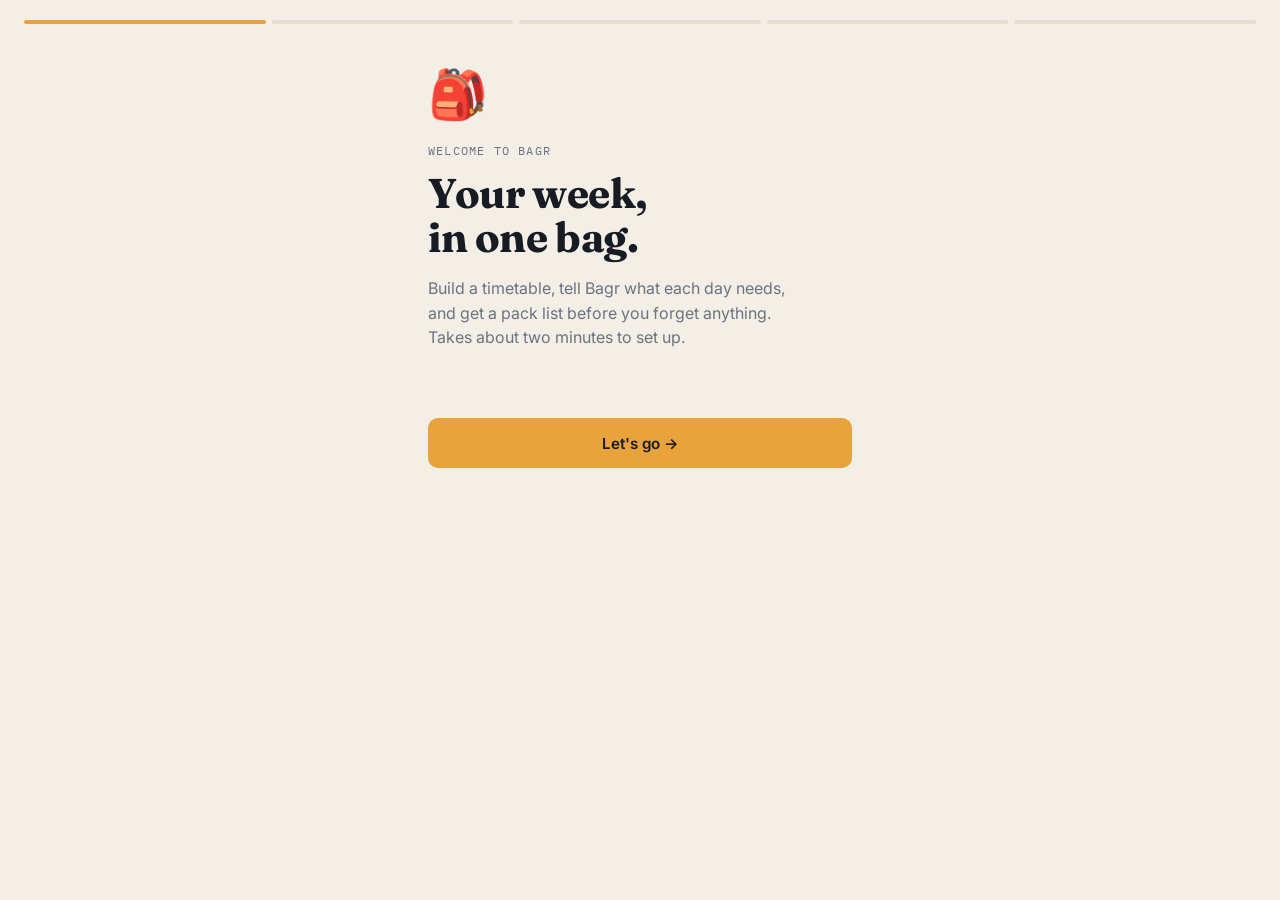
<file: onboarding.html>
<!DOCTYPE html>
<html lang="en">
<head>
<meta charset="UTF-8">
<meta name="viewport" content="width=device-width, initial-scale=1.0, viewport-fit=cover">
<title>Get started — Bagr</title>
<link rel="apple-touch-icon" href="logo-180.png">
<link rel="icon" href="logo-32.png">
<link rel="manifest" href="manifest.json">
<meta name="apple-mobile-web-app-capable" content="yes">
<meta name="apple-mobile-web-app-status-bar-style" content="black-translucent">
<meta name="apple-mobile-web-app-title" content="Bagr">
<link rel="apple-touch-startup-image" href="splash/apple-splash-640x1136.png" media="(device-width: 320px) and (device-height: 568px) and (-webkit-device-pixel-ratio: 2) and (orientation: portrait)">
<link rel="apple-touch-startup-image" href="splash/apple-splash-750x1334.png" media="(device-width: 375px) and (device-height: 667px) and (-webkit-device-pixel-ratio: 2) and (orientation: portrait)">
<link rel="apple-touch-startup-image" href="splash/apple-splash-1242x2208.png" media="(device-width: 414px) and (device-height: 736px) and (-webkit-device-pixel-ratio: 3) and (orientation: portrait)">
<link rel="apple-touch-startup-image" href="splash/apple-splash-1125x2436.png" media="(device-width: 375px) and (device-height: 812px) and (-webkit-device-pixel-ratio: 3) and (orientation: portrait)">
<link rel="apple-touch-startup-image" href="splash/apple-splash-828x1792.png" media="(device-width: 414px) and (device-height: 896px) and (-webkit-device-pixel-ratio: 2) and (orientation: portrait)">
<link rel="apple-touch-startup-image" href="splash/apple-splash-1242x2688.png" media="(device-width: 414px) and (device-height: 896px) and (-webkit-device-pixel-ratio: 3) and (orientation: portrait)">
<link rel="apple-touch-startup-image" href="splash/apple-splash-1170x2532.png" media="(device-width: 390px) and (device-height: 844px) and (-webkit-device-pixel-ratio: 3) and (orientation: portrait)">
<link rel="apple-touch-startup-image" href="splash/apple-splash-1284x2778.png" media="(device-width: 428px) and (device-height: 926px) and (-webkit-device-pixel-ratio: 3) and (orientation: portrait)">
<link rel="apple-touch-startup-image" href="splash/apple-splash-1179x2556.png" media="(device-width: 393px) and (device-height: 852px) and (-webkit-device-pixel-ratio: 3) and (orientation: portrait)">
<link rel="apple-touch-startup-image" href="splash/apple-splash-1290x2796.png" media="(device-width: 430px) and (device-height: 932px) and (-webkit-device-pixel-ratio: 3) and (orientation: portrait)">
<link rel="apple-touch-startup-image" href="splash/apple-splash-1206x2622.png" media="(device-width: 402px) and (device-height: 874px) and (-webkit-device-pixel-ratio: 3) and (orientation: portrait)">
<link rel="apple-touch-startup-image" href="splash/apple-splash-1320x2868.png" media="(device-width: 440px) and (device-height: 956px) and (-webkit-device-pixel-ratio: 3) and (orientation: portrait)">
<meta name="theme-color" content="#171B24">
<link rel="stylesheet" href="shared.css?v=4">
<style>
  body { min-height: 100vh; display: flex; flex-direction: column; }
  .progress { display: flex; gap: 6px; padding: 1.25rem 1.5rem 0; }
  .dot { height: 4px; flex: 1; border-radius: 2px; background: var(--paper-dim); }
  .dot.done, .dot.active { background: var(--amber); }
  .ob-content { flex: 1; padding: 2.5rem 1.75rem 1rem; max-width: 480px; margin: 0 auto; width: 100%; }
  .ob-icon { font-size: 3rem; margin-bottom: 1.25rem; }
  .eyebrow { font-family: var(--mono); font-size: 0.75rem; text-transform: uppercase; letter-spacing: 0.1em; color: var(--slate); margin-bottom: 0.9rem; }
  .ob-content h1 { font-size: clamp(2rem, 7vw, 2.6rem); line-height: 1.05; margin-bottom: 1rem; }
  .ob-sub { color: var(--slate); font-size: 1rem; line-height: 1.55; margin-bottom: 1.75rem; max-width: 38ch; }
  .step { display: none; }
  .step.active { display: block; }

  .week-choice { display: flex; gap: 0.75rem; margin-bottom: 0.5rem; }
  .week-choice button {
    flex: 1; padding: 0.9rem; border: 2px solid var(--ink); border-radius: var(--radius);
    background: white; font-weight: 700; font-family: var(--body); cursor: pointer;
  }
  .week-choice button.selected { background: var(--amber); }

  .chip-row { display: flex; flex-wrap: wrap; gap: 0.6rem; margin: 1rem 0; min-height: 2rem; }
  .chip {
    display: inline-flex; align-items: center; gap: 0.4rem;
    border: 2px solid var(--ink); border-radius: 999px; padding: 0.4rem 0.5rem 0.4rem 0.75rem;
    font-weight: 600; font-size: 0.85rem; background: white;
  }
  .chip button { background: none; border: none; color: var(--slate); cursor: pointer; font-size: 0.9rem; padding: 0; }
  .add-row { display: flex; gap: 0.6rem; }
  .add-row input {
    flex: 1; padding: 0.7rem 1rem; border: 2px dashed var(--slate); border-radius: 999px;
    font-family: var(--body); font-size: 0.9rem; background: transparent;
  }
  .add-row input:focus { outline: none; border-color: var(--ink); border-style: solid; }
  .add-row button { padding: 0.7rem 1.1rem; border: 2px solid var(--ink); border-radius: 999px; background: var(--ink); color: var(--paper); font-weight: 600; cursor: pointer; }

  .ob-footer { padding: 1.5rem 1.75rem 3rem; max-width: 480px; margin: 0 auto; width: 100%; }
  .ob-footer .btn { width: 100%; justify-content: center; margin-bottom: 0.75rem; }
  .ob-skip { display: block; text-align: center; font-family: var(--mono); font-size: 0.75rem; text-transform: uppercase; letter-spacing: 0.05em; color: var(--slate); background: none; border: none; cursor: pointer; width: 100%; }
</style>
</head>
<body>

<div class="progress" id="progress"></div>

<!-- Step 1: Welcome -->
<div class="step active" data-step="1">
  <div class="ob-content">
    <div class="ob-icon">🎒</div>
    <div class="eyebrow">Welcome to Bagr</div>
    <h1>Your week,<br>in one bag.</h1>
    <p class="ob-sub">Build a timetable, tell Bagr what each day needs, and get a pack list before you forget anything. Takes about two minutes to set up.</p>
  </div>
  <div class="ob-footer">
    <button class="btn amber" onclick="goTo(2)">Let's go →</button>
  </div>
</div>

<!-- Step 2: A/B weeks -->
<div class="step" data-step="2">
  <div class="ob-content">
    <div class="eyebrow">Step 2 of 5</div>
    <h1>Rotating<br>timetable?</h1>
    <p class="ob-sub">Some schools alternate between two weeks — Week A and Week B. Does yours?</p>
    <div id="week-picker" style="display:none;">
      <p class="label" style="margin-bottom:0.6rem;">This week is currently...</p>
      <div class="week-choice">
        <button id="week-a-btn" onclick="pickWeek('A')">Week A</button>
        <button id="week-b-btn" onclick="pickWeek('B')">Week B</button>
      </div>
    </div>
  </div>
  <div class="ob-footer">
    <button class="btn amber" id="ab-continue-btn" onclick="confirmAbWeeks()" style="display:none;">Save & continue →</button>
    <button class="btn" onclick="showWeekPicker()">Yes, we alternate</button>
    <button class="btn outline" onclick="draft.hasAbWeeks=false; goTo(3)">No, just one timetable</button>
  </div>
</div>

<!-- Step 3: Bags -->
<div class="step" data-step="3">
  <div class="ob-content">
    <div class="eyebrow">Step 3 of 5 · optional</div>
    <h1>Got more<br>than one bag?</h1>
    <p class="ob-sub">School bag, gym kit, work bag — if you juggle a few, Bagr can keep them separate. Add one now, or skip and do it later.</p>
    <div class="add-row">
      <input id="bag-input" placeholder="e.g. Gym bag" maxlength="30">
      <button onclick="addBagDraft()">Add</button>
    </div>
    <div class="chip-row" id="bag-chips"></div>
  </div>
  <div class="ob-footer">
    <button class="btn amber" onclick="goTo(4)">Continue →</button>
    <button class="ob-skip" onclick="goTo(4)">Skip for now</button>
  </div>
</div>

<!-- Step 4: Items -->
<div class="step" data-step="4">
  <div class="ob-content">
    <div class="eyebrow">Step 4 of 5 · optional</div>
    <h1>Add a few<br>things you carry</h1>
    <p class="ob-sub">Calculator, textbook, trainers — whatever you're always shuffling between home and your bag. Add more anytime.</p>
    <div class="add-row">
      <input id="item-input" placeholder="e.g. Gym shoes">
      <button onclick="addItemDraft()">Add</button>
    </div>
    <div class="chip-row" id="item-chips"></div>
  </div>
  <div class="ob-footer">
    <button class="btn amber" onclick="goTo(5)">Continue →</button>
    <button class="ob-skip" onclick="goTo(5)">Skip for now</button>
  </div>
</div>

<!-- Step 5: Hand-off to sign up -->
<div class="step" data-step="5">
  <div class="ob-content">
    <div class="ob-icon">📅</div>
    <div class="eyebrow">Last step</div>
    <h1>Save your<br>setup</h1>
    <p class="ob-sub">Create an account and everything you just set up will be waiting for you — plus you'll be ready to build out the rest of your timetable.</p>
  </div>
  <div class="ob-footer">
    <button class="btn amber" onclick="finishOnboarding()">Continue to Sign Up →</button>
  </div>
</div>

<script>
  let currentStep = 1;
  const draft = { hasAbWeeks: null, abWeekLetter: null, bagNames: [], itemNames: [] };

  function renderProgress() {
    const p = document.getElementById('progress');
    p.innerHTML = [1,2,3,4,5].map(n =>
      `<div class="dot ${n < currentStep ? 'done' : n === currentStep ? 'active' : ''}"></div>`
    ).join('');
  }

  function goTo(step) {
    document.querySelectorAll('.step').forEach(s => s.classList.remove('active'));
    document.querySelector(`.step[data-step="${step}"]`).classList.add('active');
    currentStep = step;
    renderProgress();
  }

  function showWeekPicker() {
    document.getElementById('week-picker').style.display = 'block';
    document.getElementById('ab-continue-btn').style.display = 'flex';
  }
  function pickWeek(letter) {
    draft.abWeekLetter = letter;
    document.getElementById('week-a-btn').classList.toggle('selected', letter === 'A');
    document.getElementById('week-b-btn').classList.toggle('selected', letter === 'B');
  }
  function confirmAbWeeks() {
    if (!draft.abWeekLetter) { pickWeek('A'); }
    draft.hasAbWeeks = true;
    goTo(3);
  }

  function addBagDraft() {
    const input = document.getElementById('bag-input');
    const name = input.value.trim();
    if (!name) return;
    draft.bagNames.push(name);
    input.value = '';
    renderBagChips();
  }
  function renderBagChips() {
    document.getElementById('bag-chips').innerHTML = draft.bagNames.map((name, i) => `
      <span class="chip">${name} <button onclick="removeBagDraft(${i})">&times;</button></span>
    `).join('');
  }
  function removeBagDraft(i) {
    draft.bagNames.splice(i, 1);
    renderBagChips();
  }

  function addItemDraft() {
    const input = document.getElementById('item-input');
    const name = input.value.trim();
    if (!name) return;
    draft.itemNames.push(name);
    input.value = '';
    renderItemChips();
  }
  function renderItemChips() {
    document.getElementById('item-chips').innerHTML = draft.itemNames.map((name, i) => `
      <span class="chip">${name} <button onclick="removeItemDraft(${i})">&times;</button></span>
    `).join('');
  }
  function removeItemDraft(i) {
    draft.itemNames.splice(i, 1);
    renderItemChips();
  }

  function finishOnboarding() {
    sessionStorage.setItem('bagr_onboarding_draft', JSON.stringify(draft));
    window.location.href = 'login.html?mode=signup';
  }

  renderProgress();
</script>

</body>
</html>
</file>
<file: shared.css>
/* ===== Bagr — design tokens ===== */
@import url('https://fonts.googleapis.com/css2?family=Fraunces:wght@600;700;900&family=IBM+Plex+Mono:wght@400;500;600&family=Inter:wght@400;500;600;700&display=swap');

:root {
  --ink: #171B24;
  --ink-soft: #212633;
  --paper: #F3EFE6;
  --paper-dim: #E5E0D2;
  --amber: #E8A33C;
  --stamp: #C1462F;
  --slate: #6B7280;
  --line: rgba(23,27,36,0.14);
  --line-on-ink: rgba(243,239,230,0.16);

  --display: 'Fraunces', Georgia, serif;
  --mono: 'IBM Plex Mono', ui-monospace, monospace;
  --body: 'Inter', system-ui, sans-serif;

  --radius: 10px;
}

* { box-sizing: border-box; }
html { scroll-behavior: smooth; }
body {
  margin: 0;
  background: var(--paper);
  color: var(--ink);
  font-family: var(--body);
  -webkit-font-smoothing: antialiased;
}

h1, h2, h3 { font-family: var(--display); font-weight: 700; letter-spacing: -0.01em; margin: 0; }
.eyebrow, .manifest, .tag-mono { font-family: var(--mono); }

a { color: inherit; }
button { font-family: var(--body); cursor: pointer; }

/* Perforated divider — ticket-stub motif */
.perf {
  border: none;
  border-top: 2px dashed var(--slate);
  opacity: 0.4;
  margin: 0;
}
.perf-ink { border-top-color: var(--paper-dim); opacity: 0.35; }

/* Diagonal hazard-stripe accent, used sparingly */
.stripe {
  background: repeating-linear-gradient(
    -45deg, var(--amber), var(--amber) 10px, var(--ink) 10px, var(--ink) 20px
  );
  height: 6px;
}

/* Buttons */
.btn {
  display: inline-flex;
  align-items: center;
  gap: 0.5rem;
  padding: 0.85rem 1.5rem;
  border-radius: var(--radius);
  border: 2px solid var(--ink);
  background: var(--ink);
  color: var(--paper);
  font-weight: 600;
  font-size: 0.95rem;
  text-decoration: none;
  transition: transform 0.12s ease, background 0.12s ease;
}
.btn:hover { transform: translateY(-2px); }
.btn.outline { background: transparent; color: var(--ink); }
.btn.amber { background: var(--amber); border-color: var(--amber); color: var(--ink); }

/* Focus visibility */
:focus-visible { outline: 3px solid var(--amber); outline-offset: 2px; }

@media (prefers-reduced-motion: reduce) {
  * { animation: none !important; transition: none !important; }
}

/* App shell (used by timetable/items/today) */
.app-shell { min-height: 100vh; display: flex; flex-direction: column; }
.app-nav {
  display: grid; grid-template-columns: 44px 1fr 44px;
  align-items: center;
  padding: calc(1.1rem + env(safe-area-inset-top)) 1.25rem 1.1rem;
  border-bottom: 2px solid var(--ink);
  background: var(--paper);
  position: sticky; top: 0; z-index: 5;
}
.app-nav .logo-mark {
  font-family: var(--display); font-weight: 700; font-size: 1.4rem;
  text-align: center; text-decoration: none; color: var(--ink);
}
.app-nav .logo-mark .dot { color: var(--amber); }
.hamburger {
  background: none; border: none; padding: 0.4rem;
  display: flex; flex-direction: column; gap: 4px; cursor: pointer;
}
.hamburger span { width: 20px; height: 2px; background: var(--ink); display: block; }

.drawer-overlay {
  position: fixed; inset: 0; background: rgba(23,27,36,0.35);
  opacity: 0; pointer-events: none; transition: opacity 0.2s ease; z-index: 20;
}
.drawer-overlay.open { opacity: 1; pointer-events: auto; }

.drawer {
  position: fixed; top: 0; left: 0; bottom: 0; width: 280px; height: 100dvh;
  background: var(--ink); color: var(--paper);
  transform: translateX(-100%); transition: transform 0.25s ease;
  z-index: 21;
  padding: calc(1.5rem + env(safe-area-inset-top)) 1.25rem calc(1.5rem + env(safe-area-inset-bottom));
  overflow-y: auto;
}
.drawer.open { transform: translateX(0); }
.drawer-close {
  background: none; border: none; color: var(--paper); font-size: 1.4rem;
  position: absolute; top: calc(1.3rem + env(safe-area-inset-top)); right: 1.25rem; cursor: pointer; line-height: 1;
}
.drawer-dot { width: 8px; height: 8px; border-radius: 50%; background: var(--amber); margin-bottom: 2.5rem; }
.drawer-label {
  font-family: var(--mono); font-size: 0.7rem; text-transform: uppercase;
  letter-spacing: 0.08em; color: var(--paper-dim); margin-bottom: 1rem;
}
.drawer-link {
  display: flex; align-items: center; gap: 0.75rem;
  padding: 0.85rem 1rem; border-radius: var(--radius);
  color: var(--paper); text-decoration: none; font-weight: 600; font-size: 0.95rem;
  margin-bottom: 0.4rem;
}
.drawer-link svg { flex-shrink: 0; }
.drawer-link.active { background: var(--amber); color: var(--ink); }
.drawer-link:not(.active):hover { background: var(--ink-soft); }

.app-main { flex: 1; padding: 2rem 1.5rem 4rem; max-width: 880px; margin: 0 auto; width: 100%; }

.card {
  background: white;
  border: 2px solid var(--ink);
  border-radius: var(--radius);
  padding: 1.25rem;
}

.empty-state {
  border: 2px dashed var(--slate);
  border-radius: var(--radius);
  padding: 2.5rem 1.75rem;
  text-align: center;
}
.empty-state .icon { font-size: 2rem; margin-bottom: 1rem; }
.empty-state h3 { font-size: 1.4rem; margin-bottom: 0.5rem; }
.empty-state p { color: var(--slate); margin-bottom: 1.5rem; }

.label {
  font-family: var(--mono);
  font-size: 0.7rem;
  text-transform: uppercase;
  letter-spacing: 0.08em;
  color: var(--slate);
}

/* In-app launch splash — bridges the gap between the native OS splash image
   (which iOS drops the instant the page starts painting) and the app
   actually having real data to show. Shown immediately on load, hidden by
   JS once init() has real content ready. Visually matches the
   apple-touch-startup-image PNGs so the handoff is seamless. */
#launch-splash {
  position: fixed; inset: 0; z-index: 999;
  background: var(--paper);
  display: flex; align-items: center; justify-content: center;
  transition: opacity 0.35s ease;
}
#launch-splash.hide { opacity: 0; pointer-events: none; }
#launch-splash .ls-wordmark {
  font-family: var(--display); font-weight: 700; font-size: 11vw;
  color: var(--ink); letter-spacing: -0.01em; line-height: 1;
  display: flex; align-items: flex-end;
}
#launch-splash .ls-wordmark .dot { color: var(--amber); }
#launch-splash .ls-sticker {
  position: absolute;
  filter: drop-shadow(0 1.2vw 1.6vw rgba(23,27,36,0.18));
}
#launch-splash .ls-sticker svg { width: 100%; height: 100%; display: block; }
</file>
